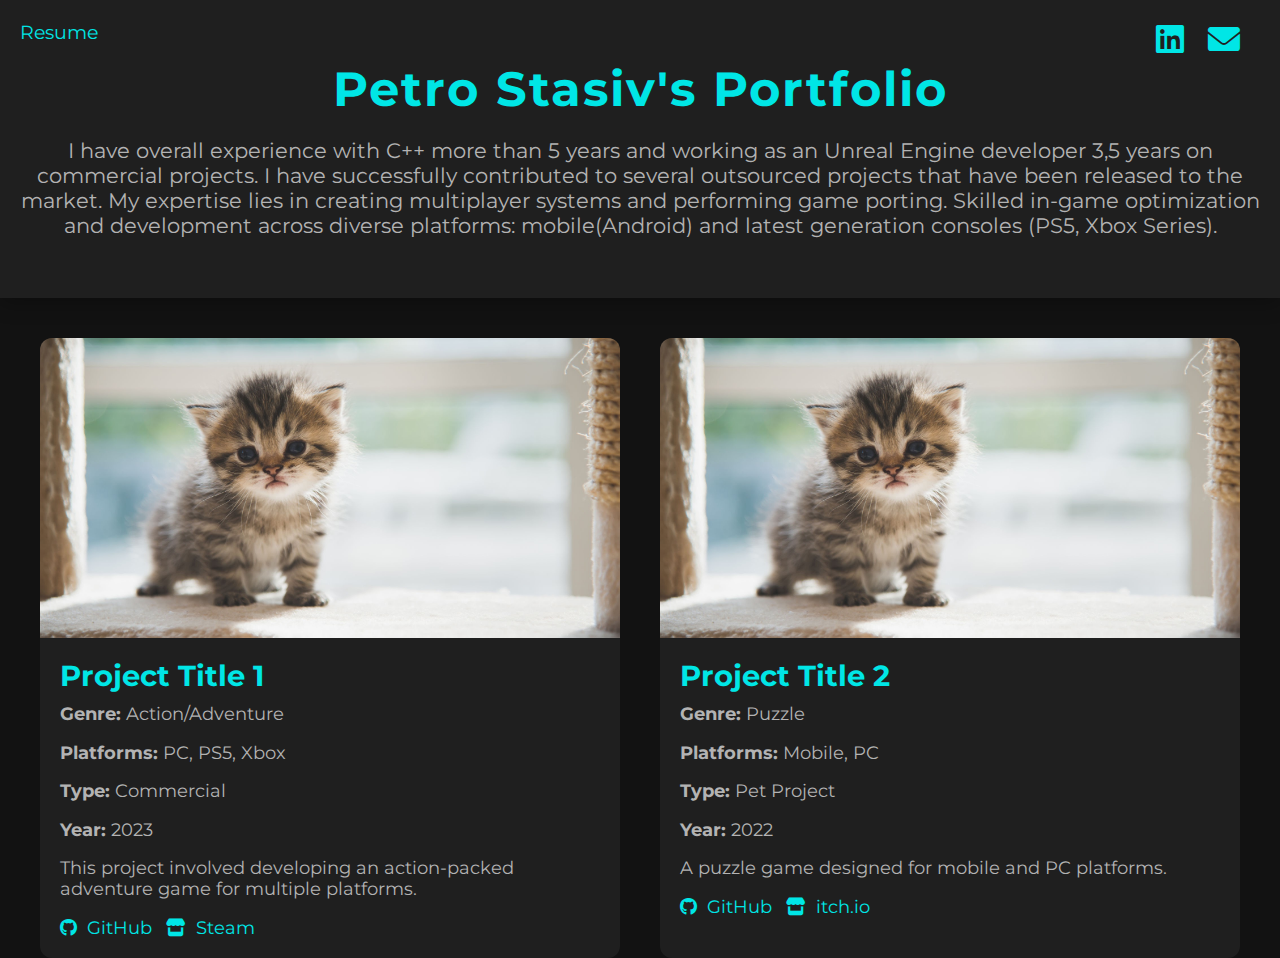
<file: index.html>
<!DOCTYPE html>
<html lang="en">
<head>
    <meta charset="UTF-8">
    <meta name="viewport" content="width=device-width, initial-scale=1.0">
    <title>My Portfolio</title>
    <link rel="stylesheet" href="styles.css">
    <link href="https://fonts.googleapis.com/css2?family=Montserrat:wght@400;700&display=swap" rel="stylesheet">
    <link rel="stylesheet" href="https://cdnjs.cloudflare.com/ajax/libs/font-awesome/6.0.0-beta3/css/all.min.css">
</head>
<body>
    <header>
        <div class="nav-links">
            <a href="resume/resume.html" class="nav-link">Resume</a>
        </div>

        <div class="social-links">
            <a href="https://www.linkedin.com/in/petro-stasiv/" target="_blank"><i class="fab fa-linkedin"></i></a>
            <a href="mailto:ptrstasivl@gmail.com"><i class="fas fa-envelope"></i></a>
        </div>
        <h1>Petro Stasiv's Portfolio</h1>
        <p>I have overall experience with C++ more than 5 years and working as an Unreal Engine developer 3,5  years on commercial projects. I have successfully contributed to several outsourced projects that have been released to the market. My expertise lies in creating multiplayer systems and performing game porting. Skilled in-game optimization and development across diverse platforms: mobile(Android) and latest generation consoles (PS5, Xbox Series).</p>
    </header>

    <section class="portfolio-grid" id="portfolio-grid">
        <!-- Project cards will be inserted here by JavaScript -->
    </section>

    <script>
        document.addEventListener('DOMContentLoaded', () => {
            fetch('https://ptr-stasiv.github.io/Portfolio/projects.json')
                .then(response => response.json())
                .then(projects => {
                    const portfolioGrid = document.getElementById('portfolio-grid');

                    projects.forEach(project => {
                        const projectCard = document.createElement('div');
                        projectCard.className = 'project';

                        projectCard.innerHTML = `
                                <div class="project-image-slider">
                                    ${project.media.map(item => item.type === 'image' ? `<img src="${item.src}" alt="${project.name}">` : `<iframe src="${item.src}" frameborder="0" allowfullscreen></iframe>`).join('')}
                                </div>

                                <div class="project-info">
                                    <h2>${project.name}</h2>
                                    <p><strong>Genre:</strong> ${project.genre}</p>
                                    <p><strong>Platforms:</strong> ${project.platforms}</p>
                                    <p><strong>Type:</strong> ${project.type}</p>
                                    <p><strong>Year:</strong> ${project.year}</p>
                                    <p>${project.description}</p>
                                    <div class="project-links">
                                        ${project.github ? `<a href="${project.github}" target="_blank"><i class="fab fa-github"></i> GitHub</a>` : ""}
                                        ${project.store ? `<a href="${project.store.link}" target="_blank"><i class="fas fa-store"></i> ${project.store.name}</a>` : ""}
                                    </div>
                                </div>
                            `;
                        portfolioGrid.appendChild(projectCard);
                    });

                    document.querySelectorAll('.project-image-slider').forEach(slider => {
                        const items = slider.querySelectorAll('img, iframe');
                        let currentIndex = 0;

                        items.forEach((item, index) => {
                            item.classList.add(index === 0 ? 'visible' : 'hidden'); // Set the initial visibility
                        });

                        const prevButton = document.createElement('button');
                        prevButton.className = 'slider-button prev';
                        prevButton.innerHTML = '<i class="fas fa-chevron-left"></i>';

                        const nextButton = document.createElement('button');
                        nextButton.className = 'slider-button next';
                        nextButton.innerHTML = '<i class="fas fa-chevron-right"></i>';

                        slider.appendChild(prevButton);
                        slider.appendChild(nextButton);

                        prevButton.addEventListener('click', () => {
                            items[currentIndex].classList.remove('visible');
                            items[currentIndex].classList.add('hidden');
                            currentIndex = (currentIndex - 1 + items.length) % items.length;
                            items[currentIndex].classList.remove('hidden');
                            items[currentIndex].classList.add('visible');
                        });

                        nextButton.addEventListener('click', () => {
                            items[currentIndex].classList.remove('visible');
                            items[currentIndex].classList.add('hidden');
                            currentIndex = (currentIndex + 1) % items.length;
                            items[currentIndex].classList.remove('hidden');
                            items[currentIndex].classList.add('visible');
                        });
                    });
                })
                .catch(error => console.error('Error loading projects:', error));
        });
    </script>
</body>
</html>
</file>
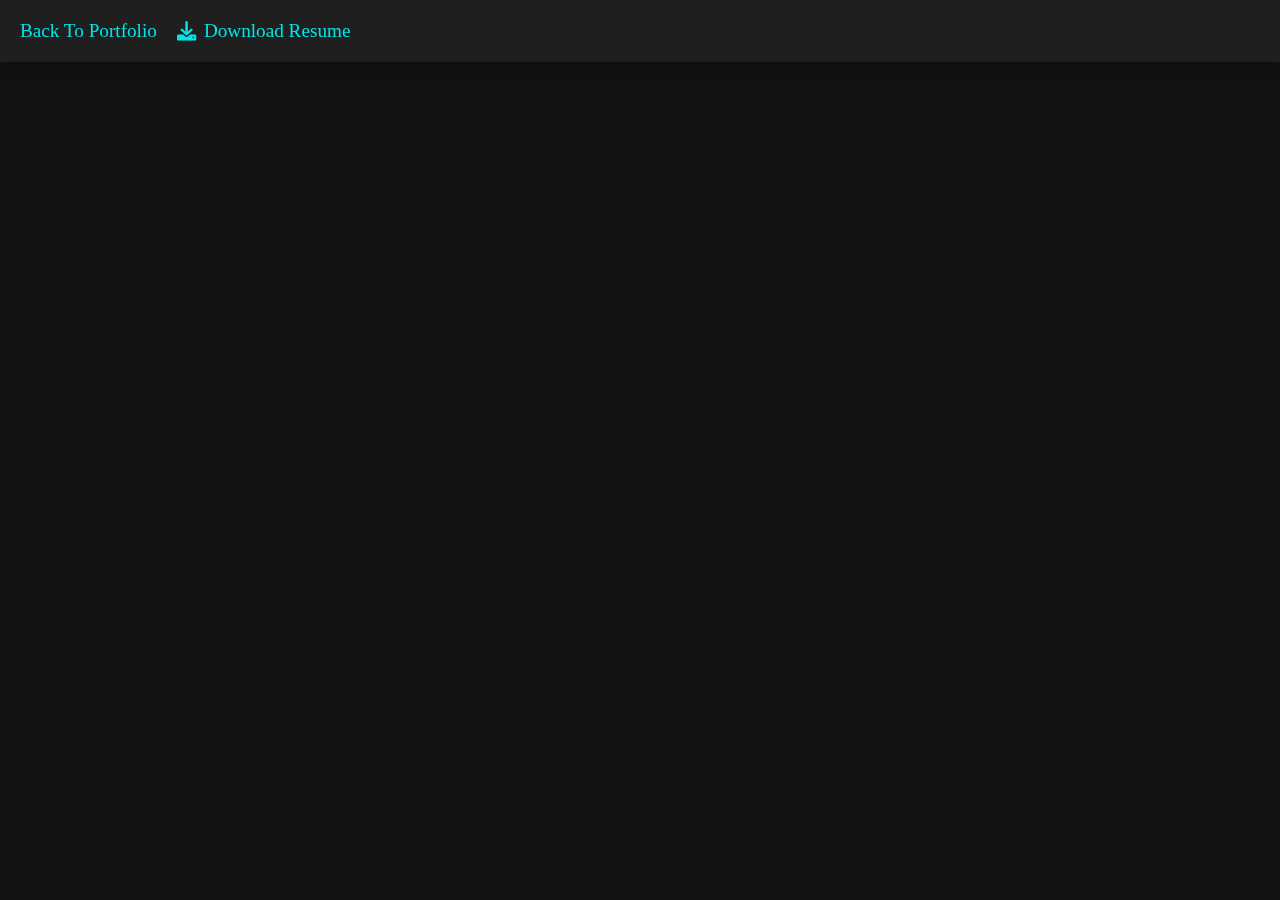
<file: resume/resume.html>
<!DOCTYPE html>
<html lang="en">
<head>
    <meta charset="UTF-8">
    <meta name="viewport" content="width=device-width, initial-scale=1.0">
    <title>Resume</title>
    <link rel="stylesheet" href="styles.css">
    <link href="https://cdnjs.cloudflare.com/ajax/libs/font-awesome/6.0.0-beta3/css/all.min.css" rel="stylesheet">
</head>
<body>
    <header>
        <nav>
            <a href="../index.html" class="nav-link">Back To Portfolio</a>
            <a href="https://docs.google.com/document/d/1gL8Wu6Rt-eJB7u1t_EDgIO-7z_7KmmqantKWPG0_cMQ/export?format=pdf" class="nav-link download-button" download>
                <i class="fas fa-download"></i> Download Resume
            </a>
        </nav>
    </header>
    <main id="resume">
        <iframe src="https://docs.google.com/document/d/1gL8Wu6Rt-eJB7u1t_EDgIO-7z_7KmmqantKWPG0_cMQ/pub?embedded=true"></iframe>
    </main>
</body>
</html>
</file>
<file: styles.css>
body {
    font-family: 'Montserrat', sans-serif;
    margin: 0;
    padding: 0;
    background-color: #121212;
    color: #ffffff;
    overflow-x: hidden;
}

header {
    text-align: center;
    padding: 60px 20px;
    background-color: #1f1f1f;
    box-shadow: 0px 4px 20px rgba(0, 0, 0, 0.3);
    margin-bottom: 40px;
    position: relative;
}

    header h1 {
        margin: 0;
        font-size: 3em;
        letter-spacing: 2px;
        color: #00e6e6;
    }

    header p {
        margin: 20px 0 0;
        font-size: 1.3em;
        color: #b3b3b3;
    }

.nav-links {
    position: absolute;
    top: 20px;
    left: 20px;
    display: flex;
    gap: 20px;
}

    .nav-links a {
        color: #00e6e6;
        font-size: 1.2em;
        text-decoration: none;
        transition: color 0.3s ease;
    }

        .nav-links a:hover {
            color: #ffffff;
        }

.social-links {
    position: absolute;
    top: 20px;
    right: 20px;
}

    .social-links a {
        color: #00e6e6;
        font-size: 2em; /* Increased font size for larger icons */
        margin-right: 20px; /* Spacing between icons */
        transition: color 0.3s ease;
    }

        .social-links a:hover {
            color: #ffffff;
        }

.portfolio-grid {
    display: grid;
    grid-template-columns: repeat(2, 1fr);
    gap: 40px;
    padding: 0 20px;
    max-width: 1200px;
    margin: 0 auto;
}

.project {
    background-color: #1f1f1f;
    border-radius: 12px;
    overflow: hidden;
    transition: transform 0.3s ease, box-shadow 0.3s ease;
}

    .project:hover {
        transform: translateY(-10px);
        box-shadow: 0px 10px 30px rgba(0, 0, 0, 0.5);
    }

.project-info {
    padding: 20px;
}

.project h2 {
    font-size: 1.8em;
    margin: 0;
    color: #00e6e6;
}

.project p {
    margin-top: 10px;
    font-size: 1.1em;
    color: #b3b3b3;
}

.project-links {
    margin-top: 15px;
}

    .project-links a {
        display: inline-block;
        margin-right: 10px;
        color: #00e6e6;
        font-size: 1.1em;
        text-decoration: none;
        transition: color 0.3s ease;
    }

        .project-links a:hover {
            color: #ffffff;
        }

    .project-links i {
        margin-right: 5px;
    }

@media (max-width: 768px) {
    .portfolio-grid {
        grid-template-columns: 1fr;
        gap: 20px;
    }
}

.project-image-slider {
    position: relative;
    overflow: hidden;
    height: 300px; /* Adjust height as needed */
}

    .project-image-slider img, .project-image-slider iframe {
        position: absolute;
        top: 0;
        left: 0;
        width: 100%;
        height: 100%;
        object-fit: cover;
        transition: opacity 0.5s ease-in-out; /* Smooth transition for opacity */
    }

        .project-image-slider img.hidden, .project-image-slider iframe.hidden {
            opacity: 0; /* Hide the content with opacity */
        }

        .project-image-slider img.visible, .project-image-slider iframe.visible {
            opacity: 1; /* Show the content with opacity */
        }

.slider-button {
    position: absolute;
    top: 50%;
    background-color: rgba(0, 0, 0, 0.5);
    color: #ffffff;
    border: none;
    padding: 10px;
    cursor: pointer;
    z-index: 10;
    font-size: 2em; /* Increase font size for arrows */
    opacity: 0; /* Initially hide the buttons with opacity */
    visibility: hidden; /* Hide the buttons */
    transition: opacity 0.3s ease, visibility 0.3s ease; /* Smooth transition for visibility and opacity */
}

.prev {
    left: 10px;
}

.next {
    right: 10px;
}

.slider-button:hover {
    background-color: rgba(0, 0, 0, 0.8);
}

.project:hover .slider-button {
    opacity: 1; /* Make buttons fully visible on hover */
    visibility: visible; /* Ensure buttons are clickable */
}
</file>
<file: resume/styles.css>
/* Base styles for the body and html */
html, body {
    margin: 0;
    padding: 0;
    height: 100%;
    width: 100%;
    overflow-x: hidden; /* Hide horizontal scrollbar */
    overflow-y: auto; /* Show vertical scrollbar */
    background-color: #121212;
    color: #ffffff;
}

header {
    position: fixed; /* Keep header fixed at the top */
    top: 0;
    left: 0;
    width: 100%;
    background-color: #1f1f1f;
    text-align: center;
    padding: 20px;
    box-shadow: 0px 4px 20px rgba(0, 0, 0, 0.3);
    z-index: 10; /* Ensure header stays on top */
    box-sizing: border-box; /* Include padding in total width */
}

header nav {
    display: flex;
    justify-content: left;
    gap: 20px;
    margin: 0;
}

header .nav-link {
    color: #00e6e6;
    font-size: 1.2em;
    text-decoration: none;
    transition: color 0.3s ease;
}

    header .nav-link:hover {
        color: #ffffff;
    }


header .download-button {
    display: flex;
    align-items: center;
}

header .download-button i {
    margin-right: 8px; /* Space between icon and text */
}


#resume {
    width: 100%;
    height: calc(100vh - 80px); /* Adjust height to account for header */
    display: flex;
    justify-content: center; /* Center horizontally */
    align-items: center; /* Center vertically */
    overflow: hidden; /* Hide any overflow from #resume */
    margin-top: 80px; /* Offset to account for header height */
}

#resume iframe {
    border: none;
    width: 100%; /* Full width of parent */
    height: 100%; /* Full height of parent */
    box-sizing: border-box; /* Include padding and borders in dimensions */
    margin-left: 52vh;
}
</file>
